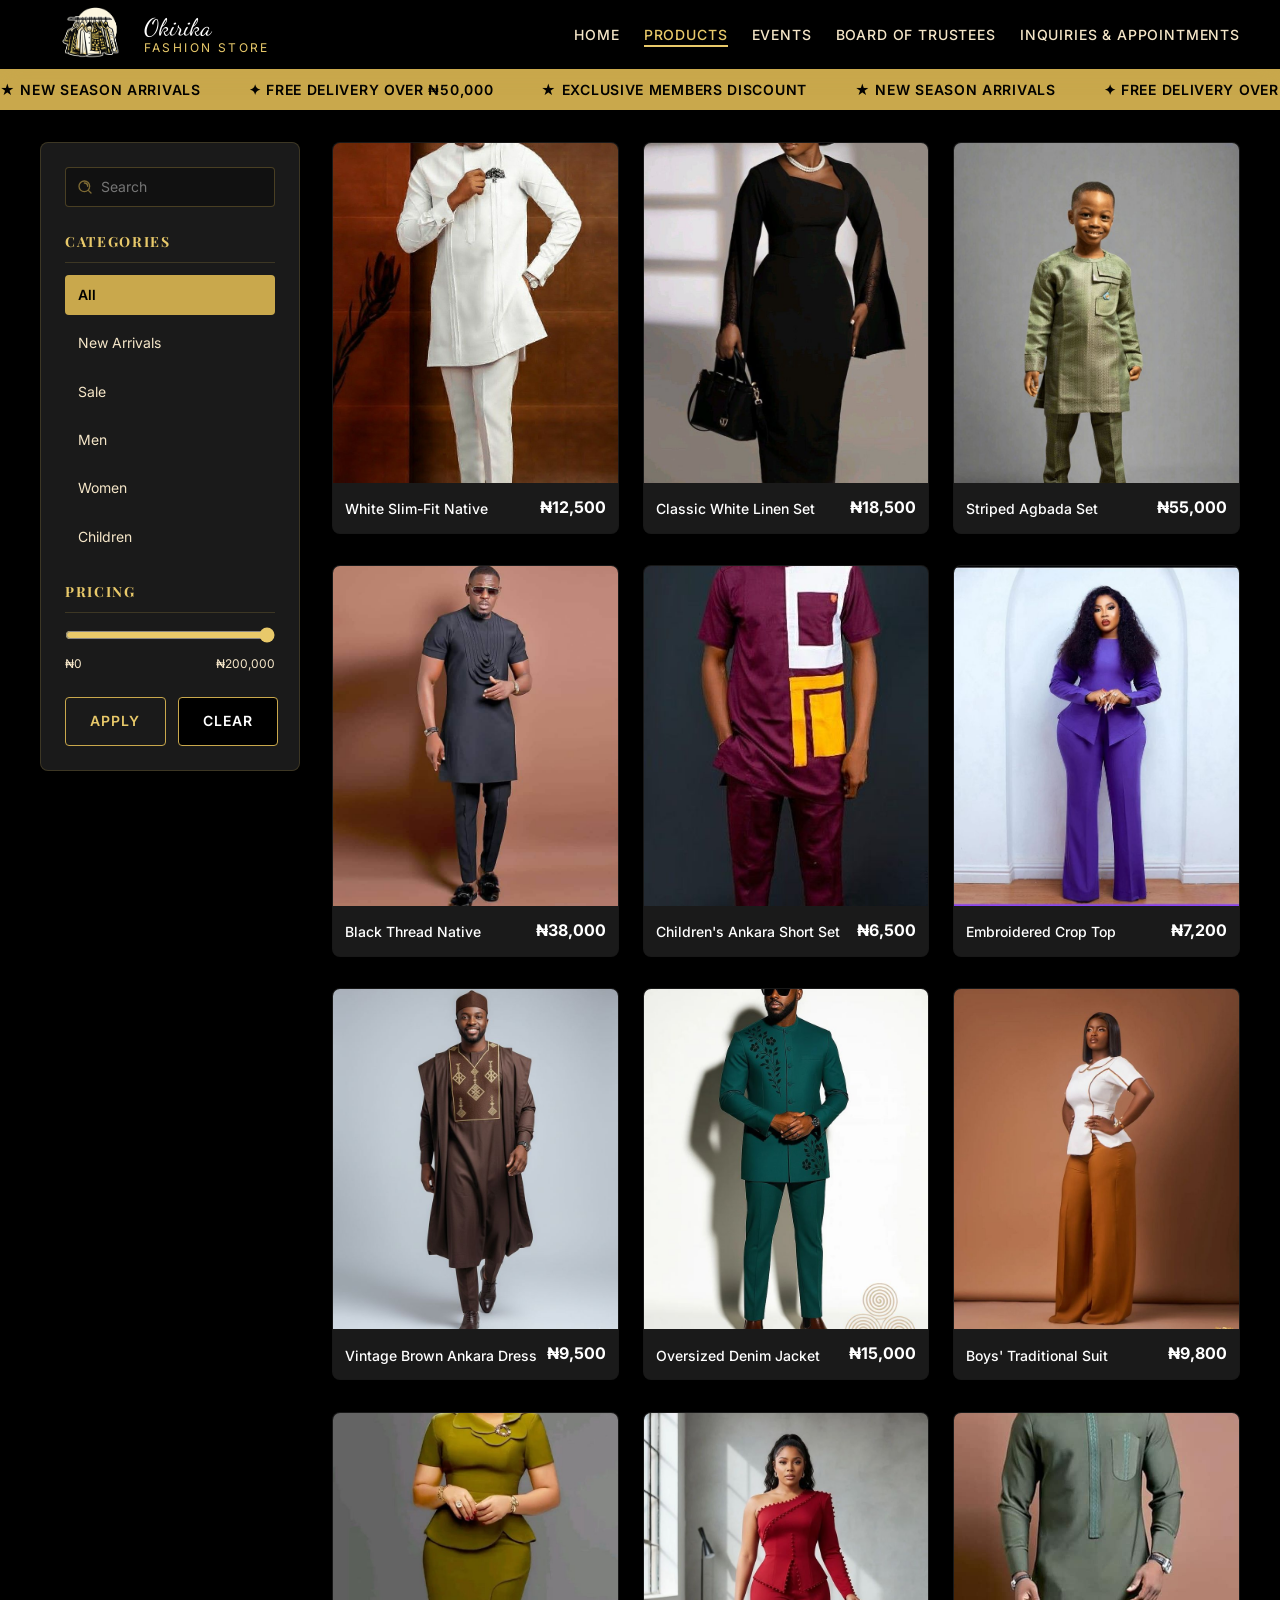
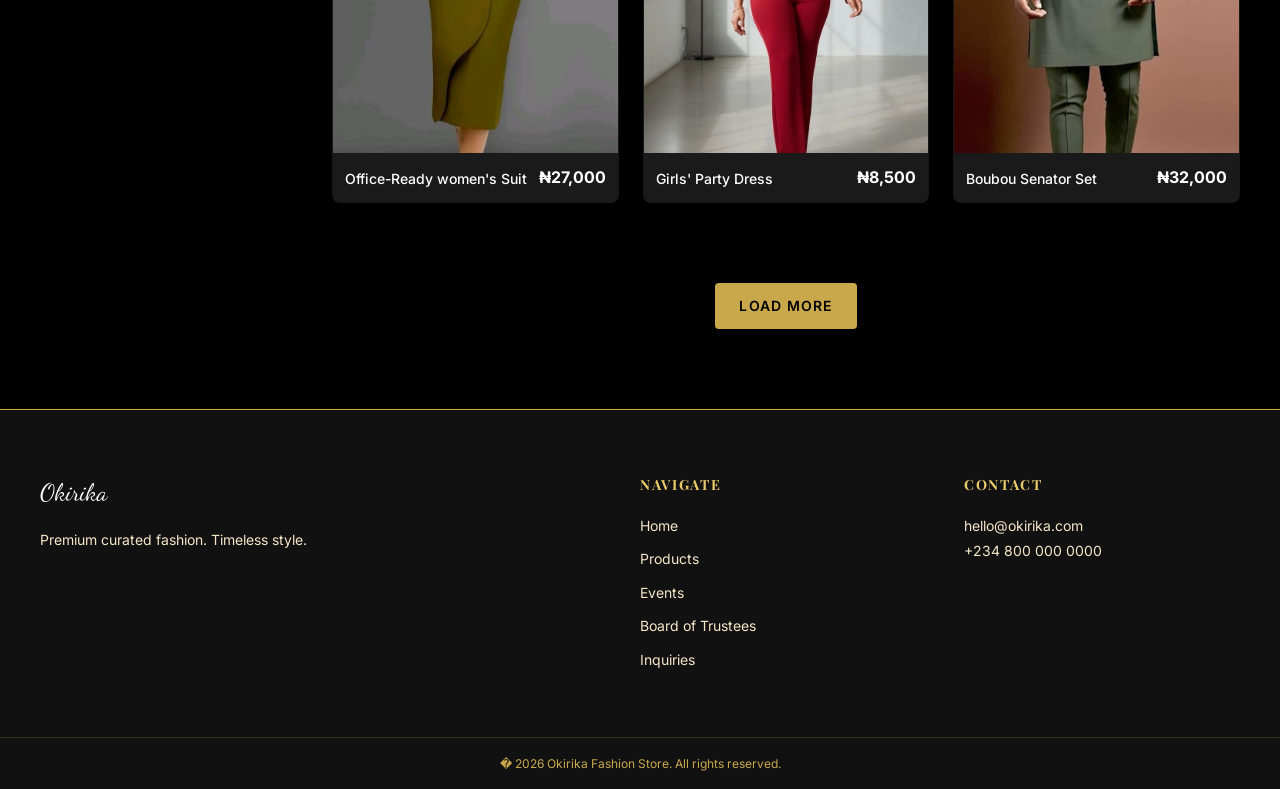
<file: products.html>
<!DOCTYPE html>
<html lang="en">

<head>
  <meta charset="UTF-8" />
  <meta name="viewport" content="width=device-width, initial-scale=1.0" />
  <title>Products | Okirika Fashion Store</title>
  <link rel="stylesheet" href="css/reset.css" />
  <link rel="stylesheet" href="css/tokens.css" />
  <link rel="stylesheet" href="css/global.css" />
  <link rel="stylesheet" href="css/nav.css" />
  <link rel="stylesheet" href="css/footer.css" />
  <link rel="stylesheet" href="css/marquee.css" />
  <link rel="stylesheet" href="css/home.css" />
  <link rel="stylesheet" href="css/slider.css" />
  <link rel="stylesheet" href="css/products.css" />
  <link rel="icon" type="image/png" href="images/logo1.png">
</head>

<body>
  <header class="site-nav" role="banner">
    <div class="container nav__inner">

      <a href="index.html" class="nav__logo" aria-label="Okirika Home">
        <img src="images/logo1.png" alt="Okirika Logo" class="nav__logo-img" />
        <div class="nav__logo-text">
          <span class="nav__logo-script">Okirika</span>
          <span class="nav__logo-sub">Fashion Store</span>
        </div>
      </a>

      <nav class="nav__links" aria-label="Primary navigation">
        <ul role="list">
          <li><a href="index.html" class="nav__link">Home</a></li>
          <li><a href="products.html" class="nav__link">Products</a></li>
          <li><a href="events.html" class="nav__link">Events</a></li>
          <li><a href="board.html" class="nav__link">Board of Trustees</a></li>
          <li><a href="inquiries.html" class="nav__link">Inquiries &amp; Appointments</a></li>
        </ul>
      </nav>

      <button class="nav__hamburger" aria-label="Toggle menu">
        <span></span>
        <span></span>
        <span></span>
      </button>

    </div>
  </header>

  <div class="home-marquee-banner" aria-label="Announcement banner">
    <div class="marquee-inner">
      <span>&#9733; New Season Arrivals</span>
      <span>&#10022; Free Delivery Over &#8358;50,000</span>
      <span>&#9733; Exclusive Members Discount</span>
      <span>&#9733; New Season Arrivals</span>
      <span>&#10022; Free Delivery Over &#8358;50,000</span>
      <span>&#9733; Exclusive Members Discount</span>
    </div>
  </div>
  <main class="products-page">
    <div class="container products-layout">
      <aside class="products-sidebar" aria-label="Filter products">
        <div class="filter-group">
          <label for="product-search" class="sr-only">Search products</label>
          <div class="search-input-wrap">
            <span class="search-icon" aria-hidden="true"><img src="images/icons/search.svg" alt="" /></span>
            <input type="search" id="product-search" placeholder="Search" class="filter-search" />
          </div>
        </div>

        <div class="filter-group">
          <h2 class="filter-heading">Categories</h2>
          <ul class="filter-list" role="list">
            <li><button class="filter-chip active" data-category="all" type="button">All</button></li>
            <li><button class="filter-chip" data-category="new-arrivals" type="button">New Arrivals</button></li>
            <li><button class="filter-chip" data-category="sale" type="button">Sale</button></li>
            <li><button class="filter-chip" data-category="men" type="button">Men</button></li>
            <li><button class="filter-chip" data-category="women" type="button">Women</button></li>
            <li><button class="filter-chip" data-category="children" type="button">Children</button></li>
          </ul>
        </div>

        <div class="filter-group">
          <h2 class="filter-heading">Pricing</h2>
          <div class="price-range">
            <input type="range" id="price-max" min="0" max="200000" step="500" value="200000" class="price-slider" />
            <div class="price-labels">
              <span>&#8358;0</span>
              <span id="price-display">&#8358;200,000</span>
            </div>
          </div>
        </div>

        <div class="filter-actions">
          <button class="btn btn--outline filter-apply" type="button">Apply</button>
          <button class="btn btn--dark filter-clear" type="button">Clear</button>
        </div>
      </aside>

      <section aria-label="Product listings">
        <div id="products-grid" class="products-grid"></div>

        <div class="load-more-wrap">
          <button id="load-more-btn" class="btn btn--primary load-more-btn" type="button">
            Load More
          </button>

          <div id="load-more-loader" class="loader-6" style="display:none;"></div>
        </div>
      </section>
    </div>
  </main>

  <footer class="site-footer">
    <div class="container footer__grid">
      <div class="footer__brand">
        <p class="nav__logo-script footer__logo-text">Okirika</p>
        <p class="footer__tagline">Premium curated fashion. Timeless style.</p>
      </div>
      <div class="footer__col">
        <h3 class="footer__heading">Navigate</h3>
        <ul>
          <li><a href="index.html">Home</a></li>
          <li><a href="products.html">Products</a></li>
          <li><a href="events.html">Events</a></li>
          <li><a href="board.html">Board of Trustees</a></li>
          <li><a href="inquiries.html">Inquiries</a></li>
        </ul>
      </div>
      <div class="footer__col">
        <h3 class="footer__heading">Contact</h3>
        <p>hello@okirika.com</p>
        <p>+234 800 000 0000</p>
      </div>
    </div>
    <p class="footer__copy container">� <span id="footer-year"></span> Okirika Fashion Store. All rights reserved.</p>
  </footer>

  <script src="js/slider.js"></script>
  <script src="js/nav.js"></script>
  <script src="js/products.js"></script>
  <script>document.getElementById('footer-year').textContent = new Date().getFullYear();</script>
</body>

</html>
</file>
<file: css/tokens.css>
:root {
  --color-black: #000000;
  --color-gold-dark: #C9A84C;
  --color-gold-mid: #E8C96A;
  --color-gold-light: #F0D88A;
  --color-cream: #F5E6C8;
  --color-white: #FFFFFF;

  --bg-primary: var(--color-black);
  --bg-surface: #111111;
  --bg-card: #1A1A1A;
  --text-primary: var(--color-white);
  --text-muted: var(--color-cream);
  --accent: var(--color-gold-mid);
  --accent-hover: var(--color-gold-light);
  --border-color: var(--color-gold-dark);

  --font-heading: 'Playfair Display', serif;
  --font-body: 'Inter', sans-serif;
  --font-script: 'Dancing Script', cursive;

  --text-xs: 0.75rem;
  --text-sm: 0.875rem;
  --text-base: 1rem;
  --text-lg: 1.125rem;
  --text-xl: 1.25rem;
  --text-2xl: 1.5rem;
  --text-3xl: 2rem;
  --text-4xl: 2.75rem;

  --space-1: 0.25rem;
  --space-2: 0.5rem;
  --space-3: 0.75rem;
  --space-4: 1rem;
  --space-6: 1.5rem;
  --space-8: 2rem;
  --space-10: 2.5rem;
  --space-12: 3rem;
  --space-16: 4rem;
  --space-20: 5rem;
  --space-24: 6rem;

  --container-max: 1280px;
  --container-pad: clamp(1rem, 4vw, 2.5rem);
  --nav-height: 70px;
  --radius-sm: 4px;
  --radius-md: 8px;
  --radius-lg: 16px;

  --transition-fast: 150ms ease;
  --transition-base: 300ms ease;
  --transition-slow: 500ms ease;

  --shadow-gold: 0 2px 20px rgba(201, 168, 76, 0.25);
  --shadow-card: 0 4px 24px rgba(0, 0, 0, 0.6);
}
</file>
<file: css/global.css>
@import url('https://fonts.googleapis.com/css2?family=Playfair+Display:wght@400;600;700&family=Inter:wght@300;400;500;600&family=Dancing+Script:wght@700&display=swap');

body {
  background-color: var(--bg-primary);
  color: var(--text-primary);
  font-family: var(--font-body);
  font-size: var(--text-base);
  line-height: 1.6;
  min-height: 100vh;
  overflow-x: hidden;
}

.container {
  width: 100%;
  max-width: var(--container-max);
  margin-inline: auto;
  padding-inline: var(--container-pad);
}

.section-heading {
  font-family: var(--font-heading);
  font-size: var(--text-3xl);
  color: var(--color-gold-mid);
  text-transform: uppercase;
  letter-spacing: 0.05em;
  margin-bottom: var(--space-8);
}

.gold-divider {
  height: 2px;
  background: linear-gradient(90deg, transparent, var(--color-gold-dark), transparent);
  border: none;
  margin-block: var(--space-8);
}

.btn {
  display: flex;
  align-items: center;
  justify-content: center;
  gap: var(--space-2);
  padding: var(--space-3) var(--space-6);
  border-radius: var(--radius-sm);
  font-weight: 600;
  letter-spacing: 0.08em;
  text-transform: uppercase;
  font-size: var(--text-sm);
  transition: background var(--transition-base), color var(--transition-base), transform var(--transition-fast);
}

.btn:hover {
  transform: translateY(-2px);
}

.btn--primary {
  background: var(--color-gold-dark);
  color: var(--color-black);
}

.btn--primary:hover {
  background: var(--color-gold-mid);
}

.btn--outline {
  border: 1.5px solid var(--color-gold-dark);
  color: var(--color-gold-mid);
}

.btn--outline:hover {
  background: var(--color-gold-dark);
  color: var(--color-black);
}

.btn--dark {
  background: var(--color-black);
  color: var(--color-white);
  border: 1.5px solid var(--color-gold-dark);
}

.sr-only {
  position: absolute;
  width: 1px;
  height: 1px;
  padding: 0;
  margin: -1px;
  overflow: hidden;
  clip: rect(0, 0, 0, 0);
  white-space: nowrap;
  border: 0;
}

.text-gold {
  color: var(--color-gold-mid);
}

.text-cream {
  color: var(--color-cream);
}

button:focus-visible,
a:focus-visible,
input:focus-visible,
select:focus-visible,
textarea:focus-visible {
  outline: 2px solid var(--color-gold-mid);
  outline-offset: 2px;
}


.loader-6 {
  width: 48px;
  height: 48px;
  display: inline-block;
  position: relative;
  transform: rotate(45deg);
  scale: 0.7;
}

.loader-6::before {
  content: "";
  box-sizing: border-box;
  width: 24px;
  height: 24px;
  position: absolute;
  left: 0;
  top: -24px;
  animation: animloader 4s ease infinite;
}

.loader-6::after {
  content: "";
  box-sizing: border-box;
  position: absolute;
  left: 0;
  top: 0;
  width: 24px;
  height: 24px;
  background: var(--color-gold-mid);
  box-shadow: 0 0 10px rgba(0, 0, 0, 0.15);
  animation: animloader2 2s ease infinite;
}

@keyframes animloader {
  0% {
    box-shadow: 0 24px rgba(255, 255, 255, 0), 24px 24px rgba(255, 255, 255, 0),
      24px 48px rgba(255, 255, 255, 0), 0px 48px rgba(255, 255, 255, 0);
  }

  12% {
    box-shadow: 0 24px #5d5d5d, 24px 24px rgba(255, 255, 255, 0),
      24px 48px rgba(255, 255, 255, 0), 0px 48px rgba(255, 255, 255, 0);
  }

  25% {
    box-shadow: 0 24px #5d5d5d, 24px 24px #5d5d5d,
      24px 48px rgba(255, 255, 255, 0), 0px 48px rgba(255, 255, 255, 0);
  }

  37% {
    box-shadow: 0 24px #5d5d5d, 24px 24px #5d5d5d, 24px 48px #5d5d5d,
      0px 48px rgba(255, 255, 255, 0);
  }

  50% {
    box-shadow: 0 24px #5d5d5d, 24px 24px #5d5d5d, 24px 48px #5d5d5d,
      0px 48px #5d5d5d;
  }

  62% {
    box-shadow: 0 24px rgba(255, 255, 255, 0), 24px 24px #5d5d5d,
      24px 48px #5d5d5d, 0px 48px #5d5d5d;
  }

  75% {
    box-shadow: 0 24px rgba(255, 255, 255, 0), 24px 24px rgba(255, 255, 255, 0),
      24px 48px #5d5d5d, 0px 48px #5d5d5d;
  }

  87% {
    box-shadow: 0 24px rgba(255, 255, 255, 0), 24px 24px rgba(255, 255, 255, 0),
      24px 48px rgba(255, 255, 255, 0), 0px 48px #5d5d5d;
  }

  100% {
    box-shadow: 0 24px rgba(255, 255, 255, 0), 24px 24px rgba(255, 255, 255, 0),
      24px 48px rgba(255, 255, 255, 0), 0px 48px rgba(255, 255, 255, 0);
  }
}

@keyframes animloader2 {
  0% {
    transform: translate(0, 0) rotateX(0) rotateY(0);
  }

  25% {
    transform: translate(100%, 0) rotateX(0) rotateY(180deg);
  }

  50% {
    transform: translate(100%, 100%) rotateX(-180deg) rotateY(180deg);
  }

  75% {
    transform: translate(0, 100%) rotateX(-180deg) rotateY(360deg);
  }

  100% {
    transform: translate(0, 0) rotateX(0) rotateY(360deg);
  }
}
</file>
<file: css/nav.css>
.site-nav {
  position: sticky;
  top: 0;
  z-index: 1000;
  height: var(--nav-height);
  background: var(--color-black);
  border-bottom: 1px solid var(--color-gold-dark);
  box-shadow: var(--shadow-gold);
}

.nav__inner {
  display: flex;
  align-items: center;
  justify-content: space-between;
  height: 100%;
  gap: var(--space-6);
}

.nav__logo {
  display: flex;
  align-items: center;
  gap: 0.1rem;
}

.nav__logo-img {
  width: 102px;
  height: 102px;
  object-fit: cover;
}

.nav__logo-text {
  display: flex;
  flex-direction: column;
  line-height: 1.1;
}

.nav__logo-script {
  font-family: var(--font-script);
  font-size: var(--text-2xl);
  color: var(--color-white);
}

.nav__logo-sub {
  font-size: var(--text-xs);
  letter-spacing: 0.2em;
  text-transform: uppercase;
  color: var(--color-gold-mid);
}

.nav__links ul {
  display: flex;
  gap: var(--space-6);
}

.nav__link {
  font-size: var(--text-sm);
  font-weight: 500;
  letter-spacing: 0.06em;
  text-transform: uppercase;
  color: var(--color-cream);
  padding-bottom: 2px;
  border-bottom: 2px solid transparent;
  transition: color var(--transition-fast), border-color var(--transition-fast);
}

.nav__link:hover,
.nav__link.active {
  color: var(--color-gold-mid);
  border-bottom-color: var(--color-gold-mid);
}

.nav__hamburger {
  display: none;
  flex-direction: column;
  gap: 5px;
  background: none;
  border: none;
  cursor: pointer;
}

.nav__hamburger span {
  display: block;
  width: 24px;
  height: 2px;
  background: var(--color-cream);
  transition: transform var(--transition-base), opacity var(--transition-base);
}

@media (max-width: 900px) {

  .nav__links {
    position: fixed;
    top: var(--nav-height);
    right: 0;
    width: 100%;
    height: calc(100vh - var(--nav-height));
    background: var(--color-black);
    display: flex;
    align-items: center;
    justify-content: center;
    transform: translateX(100%);
    transition: transform 0.4s ease;
    border-top: 1px solid var(--color-gold-dark);
  }

  .nav__links.open {
    transform: translateX(0);
  }

  .nav__links ul {
    flex-direction: column;
    gap: var(--space-8);
  }

  .nav__link {
    font-size: var(--text-xl);
  }

  .nav__hamburger {
    display: flex;
  }

  .nav__logo-script {
    font-size: 1.2rem;
  }

  .nav__logo-sub {
    font-size: 0.65rem;
  }

}

.nav__hamburger.active span:nth-child(1) {
  transform: translateY(7px) rotate(45deg);
}

.nav__hamburger.active span:nth-child(2) {
  opacity: 0;
}

.nav__hamburger.active span:nth-child(3) {
  transform: translateY(-7px) rotate(-45deg);
}
</file>
<file: css/footer.css>
.site-footer {
  background: var(--bg-surface);
  border-top: 1px solid var(--color-gold-dark);
}

.footer__grid {
  display: grid;
  grid-template-columns: 2fr 1fr 1fr;
  gap: var(--space-12);
  padding-block: var(--space-16);
}

.footer__brand {
  display: flex;
  flex-direction: column;
  gap: var(--space-4);
}

.footer__logo-img {
  width: 140px;
  max-width: 100%;
  object-fit: contain;
}

.footer__tagline {
  color: var(--color-cream);
  font-size: var(--text-sm);
  max-width: 280px;
}

.footer__heading {
  font-family: var(--font-heading);
  font-size: var(--text-sm);
  letter-spacing: 0.12em;
  text-transform: uppercase;
  color: var(--color-gold-mid);
  margin-bottom: var(--space-4);
}

.footer__col ul {
  display: flex;
  flex-direction: column;
  gap: var(--space-2);
}

.footer__col a {
  color: var(--color-cream);
  font-size: var(--text-sm);
  transition: color var(--transition-fast);
}

.footer__col a:hover {
  color: var(--color-gold-mid);
}

.footer__col p {
  color: var(--color-cream);
  font-size: var(--text-sm);
  line-height: 1.8;
}

.footer__copy {
  text-align: center;
  color: var(--color-gold-dark);
  font-size: var(--text-xs);
  padding-block: var(--space-4);
  border-top: 1px solid rgba(201, 168, 76, 0.2);
}
</file>
<file: css/marquee.css>
.marquee-strip {
  background: var(--color-gold-dark);
  overflow: hidden;
  padding-block: var(--space-3);
}
.marquee-track {
  display: flex;
  gap: var(--space-8);
  white-space: nowrap;
  animation: marquee-scroll 22s linear infinite;
  font-weight: 600;
  font-size: var(--text-sm);
  text-transform: uppercase;
  letter-spacing: 0.1em;
  color: var(--color-black);
}
.marquee-track span { flex-shrink: 0; }

.marquee-strip:hover .marquee-track,
.section-marquee-wrap:hover .section-marquee,
.page-header__marquee:hover .page-header__marquee-track,
.home-marquee-banner:hover .marquee-inner,
.trainline-marquee:hover .trainline-track {
  animation-play-state: paused;
}

@keyframes marquee-scroll {
  from { transform: translateX(0); }
  to { transform: translateX(-50%); }
}
</file>
<file: css/home.css>
.home-marquee-banner {
  background: var(--color-gold-dark);
  color: var(--color-black);
  overflow: hidden;
  height: 40px;
  display: flex;
  align-items: center;
}

.marquee-inner {
  display: flex;
  gap: var(--space-12);
  white-space: nowrap;
  animation: marquee-scroll 30s linear infinite;
  font-size: var(--text-sm);
  font-weight: 600;
  letter-spacing: 0.05em;
  text-transform: uppercase;
}

.hero {
  position: relative;
  min-height: 100vh;
  padding-block: var(--space-16);
  margin-top: 20px;
  text-align: center;
}

.hero .container {
  display: flex;
  flex-direction: column;
  align-items: center;
}

.hero__content--center {
  max-width: 750px;
  margin-bottom: 4rem;
}

.hero__heading {
  font-family: var(--font-heading);
  font-size: clamp(3rem, 6vw, 4.5rem);
  line-height: 1.1;
  margin-bottom: 1.5rem;
}

.hero__sub {
  max-width: 60ch;
  margin-inline: auto;
  margin-bottom: 2rem;
  font-size: var(--text-lg);
  color: var(--color-cream);
}

.hero__explore {
  font-size: var(--text-lg);
  padding: var(--space-3) var(--space-6);
  font-weight: 600;
  width: 100%;
  display: flex;
  justify-content: center;
  align-items: center;
}



.hero__graphic {
  display: flex;
  justify-content: center;
  align-items: flex-start;
  gap: clamp(1rem, 2vw, 2.5rem);
  position: relative;
  width: 100%;
  max-width: 1400px;
  margin: 0 auto;
}

.hero__graphic {
  align-items: stretch;
}

.hero__col {
  display: flex;
  flex-direction: column;
  gap: 1.2rem;
  flex: 1;
}

.hero__col--small {
  flex: 0.8;
}

.hero__col--medium {
  flex: 0.8;
  height: 510px;
}

.hero__col--medium .hero__img-box {
  height: 100%;
}

.hero__col--center {
  flex: 1.6;
  align-items: center;
}

.hero__img-box {
  overflow: hidden;
  position: relative;
  width: 100%;
  height: 100%;
}

.hero__img-box img {
  width: 100%;
  height: 100%;
  object-fit: cover;
  display: block;
}

.hero__img-box-main {
  overflow: hidden;
  position: relative;
  width: 100%;
  height: 320px;
}

.hero__img-box-main img {
  width: 100%;
  height: 100%;
  object-fit: cover;
  display: block;
}

.hero__img-box.tiny {
  height: 150px;
}
.clip-vertical {
  height: clamp(260px, 28vw, 340px);
  clip-path: polygon(0 0,
      100% 0,
      100% 90%,
      85% 100%,
      15% 100%,
      0 90%);
}




.featured-products {
  padding-block: var(--space-16);
  background: var(--bg-surface);
}

.featured-products__top {
  display: flex;
  justify-content: space-between;
  align-items: flex-end;
  margin-bottom: var(--space-10);
  flex-wrap: wrap;
  gap: var(--space-6);
}

.featured-products__heading-wrap {
  display: flex;
  align-items: baseline;
  gap: var(--space-4);
}

.featured-products__heading {
  font-family: var(--font-heading);
  font-size: var(--text-3xl);
}

.featured-products__meta {
  font-size: var(--text-sm);
  color: var(--color-gold-mid);
  letter-spacing: 0.08em;
  text-transform: uppercase;
}

.featured-products__tabs {
  display: flex;
  gap: var(--space-6);
  flex-wrap: wrap;
}

.featured-products__tab {
  background: transparent;
  border: none;
  font-size: var(--text-sm);
  text-transform: uppercase;
  letter-spacing: 0.08em;
  color: var(--color-cream);
  cursor: pointer;
  position: relative;
}

.featured-products__tab.active::after {
  content: "";
  position: absolute;
  left: 0;
  bottom: -6px;
  width: 100%;
  height: 2px;
  background: var(--color-gold-dark);
}
.view-more-card {
  background: var(--bg-card);
  border-radius: var(--radius-md);
  border: 1px solid rgba(0, 0, 0, 0.08);
  height: 100%;
  min-height: 420px;
  display: flex;
}

.view-more-card__link {
  width: 100%;
  height: 100%;
  display: flex;
  flex-direction: column;
  align-items: center;
  justify-content: center;
  text-decoration: none;
  color: inherit;
  transition: background .3s ease;
}

.view-more-card:hover {
  box-shadow: 0 10px 30px rgba(0, 0, 0, 0.12);
}

.view-more-card__text {
  font-family: var(--font-heading);
  font-size: var(--text-lg);
  letter-spacing: 0.08em;
  text-transform: uppercase;
  margin-bottom: 16px;
}

.view-more-card__dots {
  display: flex;
  gap: 8px;
}

.view-more-card__dots span {
  width: 8px;
  height: 8px;
  border-radius: 50%;
  background: var(--color-gold-mid);
}
.featured-products__grid {
  display: grid;
  grid-template-columns: repeat(auto-fill, minmax(260px, 1fr));
  gap: var(--space-8);
}

.about-section {
  padding-block: var(--space-20);
}

.about__grid {
  display: grid;
  grid-template-columns: 1fr 1fr;
  gap: var(--space-16);
  align-items: center;
}

.about__eyebrow {
  font-size: var(--text-sm);
  letter-spacing: 0.15em;
  text-transform: uppercase;
  margin-bottom: var(--space-2);
}

.about__body {
  color: var(--color-cream);
  line-height: 1.8;
}

.about__img {
  border-radius: var(--radius-md);
  object-fit: cover;
  width: 100%;
  height: 420px;
  border: 1px solid var(--color-gold-dark);
  box-shadow: var(--shadow-gold);
}

.trainline-marquee {
  overflow: hidden;
  background: var(--color-gold-dark);
  padding-block: var(--space-3);
}

.trainline-track {
  display: flex;
  gap: var(--space-8);
  white-space: nowrap;
  animation: marquee-scroll 18s linear infinite;
  font-weight: 700;
  font-size: var(--text-sm);
  letter-spacing: 0.3em;
  color: var(--color-black);
  text-transform: uppercase;
}

.trainline-dot {
  color: var(--color-black);
  opacity: 0.6;
}

.feature-grid-section {
  padding-block: var(--space-20);
}

.feature-grid {
  display: grid;
  grid-template-columns: 1.2fr 1fr;
  gap: var(--space-8);
}

.feature-grid__right {
  display: grid;
  gap: var(--space-8);
}

.feature-card {
  background: var(--bg-card);
  border-radius: var(--radius-md);
  overflow: hidden;
  border: 1px solid rgba(201, 168, 76, 0.2);
  display: flex;
  flex-direction: column;
  transition: transform var(--transition-base), box-shadow var(--transition-base);
}

.feature-card:hover {
  transform: translateY(-4px);
  box-shadow: var(--shadow-gold);
}

.feature-card__media img {
  width: 100%;
  height: 100%;
  object-fit: cover;
  display: block;
}

.feature-card--large .feature-card__media {
  height: 420px;
}

.feature-card--horizontal {
  display: flex;
  flex-direction: column;
}

.feature-card--horizontal .feature-card__media {
  height: 100%;
}

.feature-card__content {
  padding: var(--space-6);
  display: flex;
  flex-direction: column;
  justify-content: center;
}

.feature-card__title {
  font-family: var(--font-heading);
  font-size: var(--text-xl);
  color: var(--color-gold-mid);
  margin-bottom: var(--space-3);
}

.feature-card__text {
  margin-bottom: var(--space-4);
  color: var(--color-cream);
}
@media (max-width: 900px) {
  .hero__inner {
    grid-template-columns: 1fr;
  }


  .hero__side {
    display: none;
  }

  .about__grid {
    grid-template-columns: 1fr;
  }

  .featured-slider .product-card {
    min-width: calc((100% - var(--space-4)) / 2);
  }
}

@media (max-width: 768px) {
  .feature-grid {
    grid-template-columns: 1fr;
  }
}

@media (max-width: 480px) {
  .featured-slider .product-card {
    min-width: 100%;
  }
}
</file>
<file: css/slider.css>
.slider-wrapper { position: relative; }

.slider-track {
  display: flex;
  overflow: hidden;
  scroll-behavior: smooth;
  gap: var(--space-4);
}

.slider-track.animating { transition: transform 0.45s cubic-bezier(0.25, 0.46, 0.45, 0.94); }

.slider-btn {
  position: absolute;
  top: 50%;
  transform: translateY(-50%);
  z-index: 10;
  background: var(--color-black);
  border: 1.5px solid var(--color-gold-dark);
  color: var(--color-gold-mid);
  width: 44px;
  height: 44px;
  border-radius: 50%;
  font-size: var(--text-xl);
  display: grid;
  place-items: center;
  transition: background var(--transition-fast), color var(--transition-fast);
  box-shadow: var(--shadow-card);
}
.slider-btn:hover { background: var(--color-gold-dark); color: var(--color-black); }
.slider-btn--prev { left: -22px; }
.slider-btn--next { right: -22px; }
.slider-btn:disabled { opacity: 0.3; cursor: not-allowed; }

@media (max-width: 768px) {
  .slider-btn--prev { left: 4px; }
  .slider-btn--next { right: 4px; }
}
</file>
<file: css/products.css>
.products-page {
  padding-block: var(--space-8);
}

.products-layout {
  display: grid;
  grid-template-columns: 260px 1fr;
  gap: var(--space-8);
  align-items: start;
}

.products-sidebar {
  background: var(--bg-card);
  border: 1px solid rgba(201, 168, 76, 0.2);
  border-radius: var(--radius-md);
  padding: var(--space-6);
  position: sticky;
  top: calc(var(--nav-height) + var(--space-4));
}

.filter-group {
  margin-bottom: var(--space-6);
}

.filter-heading {
  font-family: var(--font-heading);
  font-size: var(--text-sm);
  text-transform: uppercase;
  letter-spacing: 0.12em;
  color: var(--color-gold-mid);
  margin-bottom: var(--space-3);
  padding-bottom: var(--space-2);
  border-bottom: 1px solid rgba(201, 168, 76, 0.2);
}

.filter-list {
  display: flex;
  flex-direction: column;
  gap: var(--space-2);
}

.filter-chip {
  width: 100%;
  text-align: left;
  padding: var(--space-2) var(--space-3);
  border-radius: var(--radius-sm);
  border: 1px solid transparent;
  color: var(--color-cream);
  font-size: var(--text-sm);
  transition: all var(--transition-fast);
}

.filter-chip:hover {
  color: var(--color-gold-mid);
  border-color: var(--color-gold-dark);
}

.filter-chip.active {
  background: var(--color-gold-dark);
  color: var(--color-black);
  font-weight: 600;
}

.search-input-wrap {
  position: relative;
  display: flex;
  align-items: center;
}

.search-icon {
  position: absolute;
  left: var(--space-3);
  font-size: 16px;
  width: 16px;
  height: 16px;
  opacity: 0.6;
}

.filter-search {
  width: 100%;
  background: var(--bg-surface);
  border: 1px solid rgba(201, 168, 76, 0.3);
  color: var(--color-white);
  border-radius: var(--radius-sm);
  padding: var(--space-2) var(--space-3) var(--space-2) 2.2rem;
  font-size: var(--text-sm);
}

.filter-search:focus {
  outline: none;
  border-color: var(--color-gold-mid);
}

.price-slider {
  width: 100%;
  accent-color: var(--color-gold-mid);
}

.price-labels {
  display: flex;
  justify-content: space-between;
  font-size: var(--text-xs);
  color: var(--color-cream);
  margin-top: var(--space-1);
}

.filter-actions {
  display: flex;
  gap: var(--space-3);
  margin-top: var(--space-4);
}

.filter-actions .btn {
  flex: 1;
  justify-content: center;
}

.products-grid {
  column-count: 3;
  column-gap: var(--space-6);
}

.featured-products-card {
  display: grid;
  grid-template-columns: repeat(3, 1fr);
  gap: var(--space-6);
}

.product-card {
  break-inside: avoid;
  margin-bottom: var(--space-6);
  display: inline-block;
  width: 100%;
  background: var(--bg-card);
  border-radius: var(--radius-md);
  overflow: hidden;
  border: 1px solid rgba(0, 0, 0, 0.08);
  transition: box-shadow .3s ease, transform .3s ease;
}

.product-card:hover {
  transform: translateY(-2px);
  box-shadow: 0 10px 30px rgba(0, 0, 0, 0.15);
}
.product-card__img {
  width: 100%;
  height: auto;
  object-fit: cover;
  display: block;
}

.product-card__img {
  width: 100%;
  height: 340px;
  object-fit: cover;
  display: block;
  transition: opacity .3s ease;
}

.product-card__badge {
  position: absolute;
  top: 14px;
  left: 14px;
  background: var(--color-gold-dark);
  color: #000;
  font-size: 12px;
  font-weight: 600;
  padding: 4px 10px;
  border-radius: 4px;
  text-transform: uppercase;
}

.product-card__wishlist {
  position: absolute;
  top: 14px;
  right: 14px;
  width: 34px;
  height: 34px;
  border-radius: 50%;
  background: rgba(255, 255, 255, 0.85);
  display: grid;
  place-items: center;
  font-size: 16px;
  transition: background .3s ease;
}

.product-card__wishlist:hover {
  background: #fff;
}

.product-card__add {
  position: absolute;
  left: 0;
  right: 0;
  bottom: 0;
  height: 48px;
  background: #cfd4d9;
  color: #000;
  font-weight: 600;
  border: none;
  letter-spacing: .05em;
  opacity: 0;
  transform: translateY(100%);
  transition: transform .3s ease, opacity .3s ease;
}

.product-card:hover .product-card__add {
  opacity: 1;
  transform: translateY(0);
}

.product-card:hover .product-card__img {
  opacity: 0.6;
}

.product-card__info {
  padding: 16px;
  display: flex;
  justify-content: space-between;
  align-items: center;
}

.product-card__meta {
  display: flex;
  width: 100%;
  justify-content: space-between;
  align-items: flex-end;
  padding: var(--space-3);
}

.product-card__name {
  font-size: 14px;
  font-weight: 500;
}

.product-card__price {
  font-weight: 700;
}


.load-more-wrap {
  text-align: center;
  padding-block: var(--space-12);
  display: flex;
  flex-direction: column;
  align-items: center;
  gap: 1rem;
}

@media (max-width: 992px) {

  .products-layout {
    display: flex;
    flex-direction: column;
    gap: var(--space-10);
  }

  .products-sidebar {
    position: static;
    width: 100%;
  }

  .filter-actions {
    flex-direction: column;
  }

  .filter-actions .btn {
    width: 100%;
  }

  .products-grid {
    column-count: 2;
    column-gap: var(--space-4);
  }

  .product-card {
    margin-bottom: var(--space-4);
  }

}

@media (max-width: 600px) {

  .products-grid {
    column-count: 1;
  }

  .product-card__img {
    height: 260px;
  }

  .product-card__meta {
    flex-direction: column;
    align-items: flex-start;
    gap: 0.4rem;
  }

}
</file>
